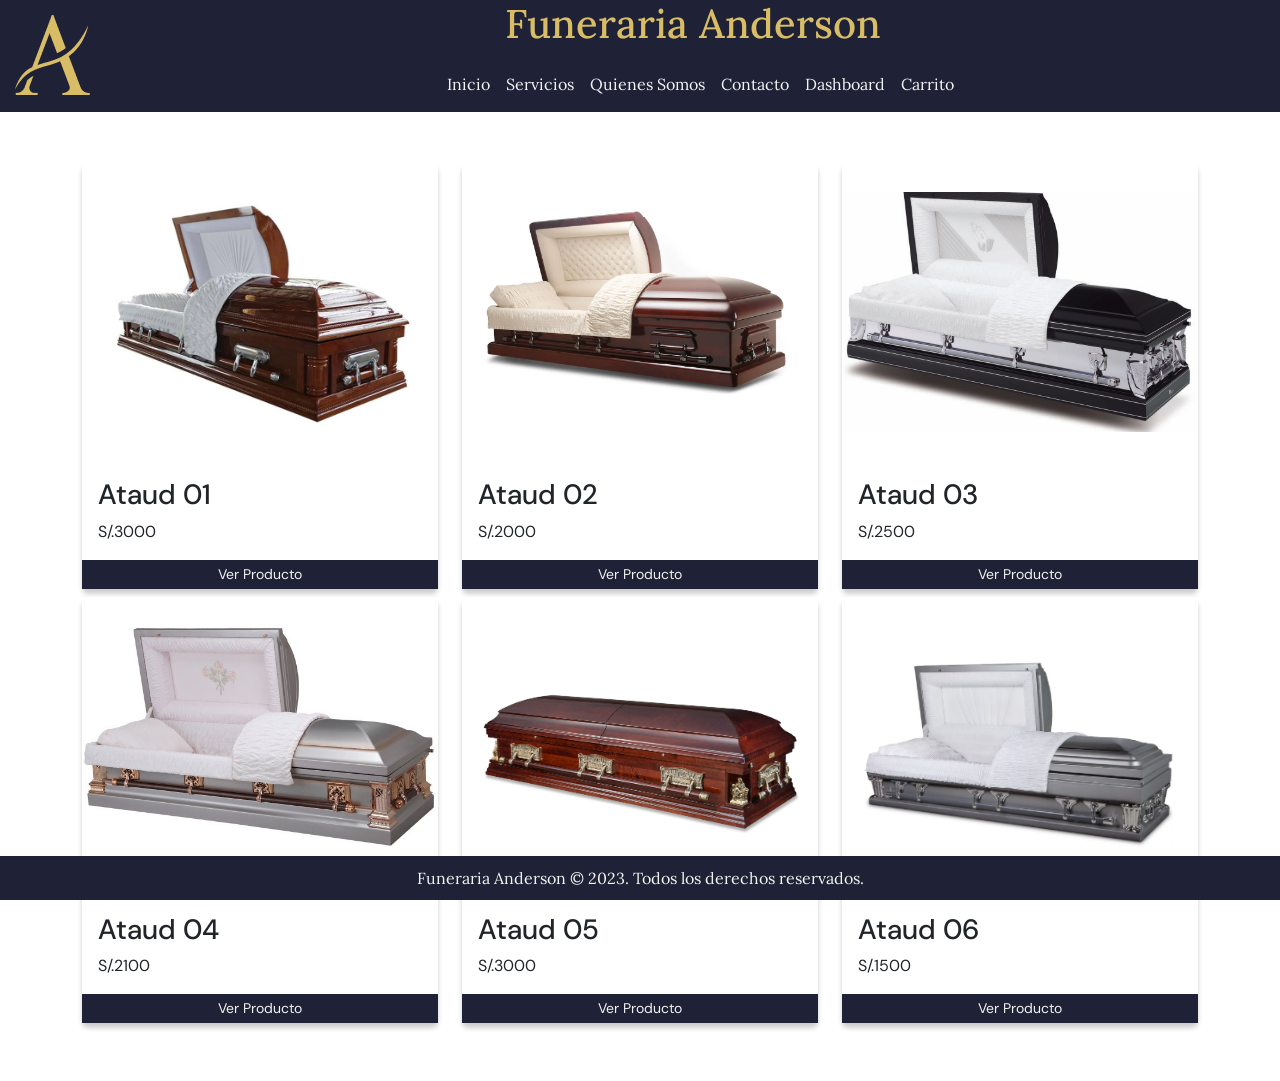
<file: index.html>
<!DOCTYPE html>
<html lang="es">
<head>
    <meta charset="UTF-8">
    <meta name="viewport" content="width=device-width, initial-scale=1.0">
    <link rel="stylesheet" href="/css/styles.css">
    <link href="https://cdn.jsdelivr.net/npm/bootstrap@5.3.0/dist/css/bootstrap.min.css" rel="stylesheet" integrity="sha384-9ndCyUaIbzAi2FUVXJi0CjmCapSmO7SnpJef0486qhLnuZ2cdeRhO02iuK6FUUVM" crossorigin="anonymous">
    <title>Funeraria Anderson</title>
</head>
<body>
    <header>
        <img src="/img/Logo.png">
        <h1 class="text-center">Funeraria Anderson</h1>
          <nav class="navbar navbar-expand-md">
            <div class="container-fluid">
              <button type="button" class="navbar-toggler custom-toggler" data-bs-toggle="collapse" data-bs-target="#BarraNavegacion">
                <span class="navbar-toggler-icon"></span>
              </button>
              <div id="BarraNavegacion" class="collapse navbar-collapse justify-content-center text-center">
                <ul class="navbar-nav ms-3">
                  <li class="nav-item"><a class="nav-link" href="/index.html">Inicio</a></li>
                  <li class="nav-item"><a class="nav-link" href="/html/services.html">Servicios</a></li>
                  <li class="nav-item"><a class="nav-link" href="/html/about-us.html">Quienes Somos</a></li>
                  <li class="nav-item"><a class="nav-link" href="/html/contact.html">Contacto</a></li>
                  <li class="nav-item"><a class="nav-link" href="/html/dasboard.html">Dashboard</a></li>
                  <li class="nav-item"><a class="nav-link" href="/html/car.html">Carrito</a></li>
                </ul>
              </div>
            </div>
          </nav>
      </header>      
    <main>
        <div id="main-container" class="container">
          <div id="contenedor-productos" class="row row-cols-1 row-cols-sm-2 row-cols-md-3">
            <!-- Aca se llenan lo productos -->
          </div>
        </div>
    </main>

    <footer>Funeraria Anderson &copy; 2023. Todos los derechos reservados.</footer>
    <script src="https://cdn.jsdelivr.net/npm/bootstrap@5.3.0/dist/js/bootstrap.bundle.min.js" integrity="sha384-geWF76RCwLtnZ8qwWowPQNguL3RmwHVBC9FhGdlKrxdiJJigb/j/68SIy3Te4Bkz" crossorigin="anonymous"></script>
    <script src="/js/main.js"></script>
</body>
</html>
</file>
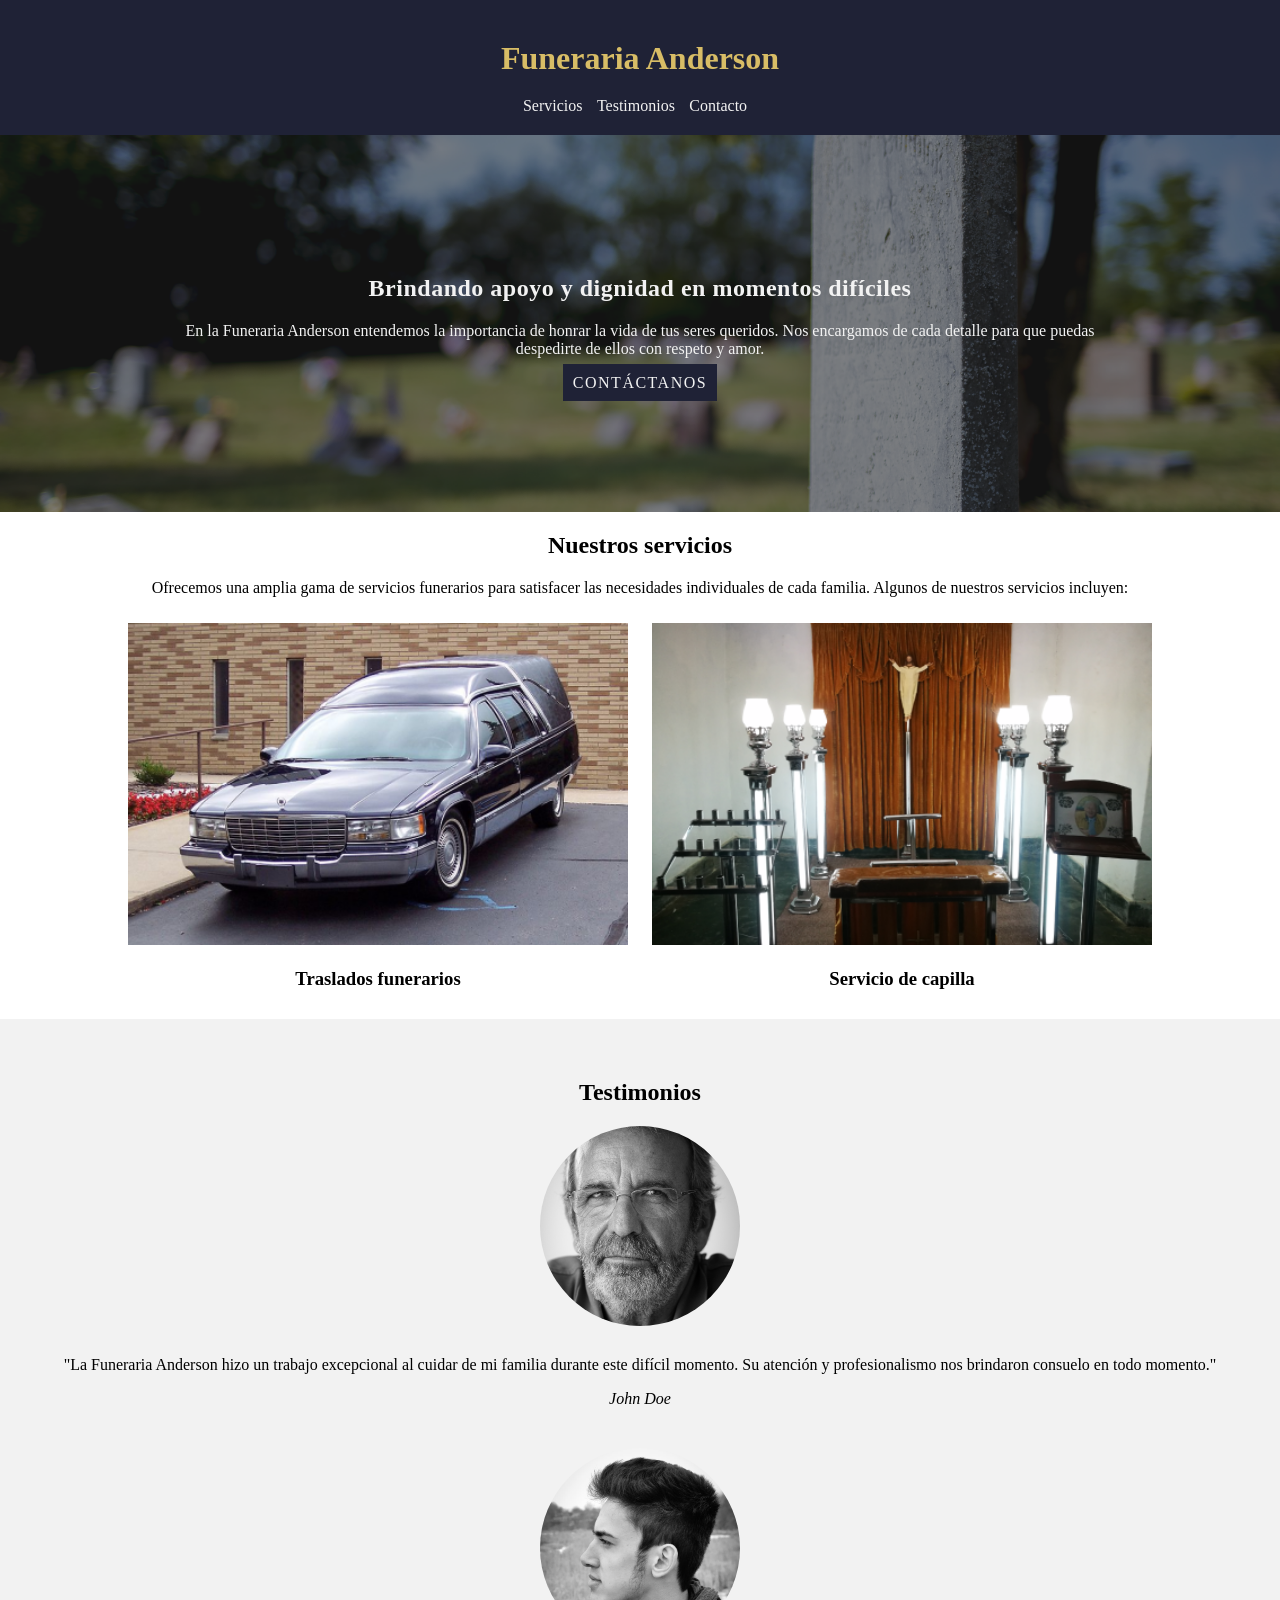
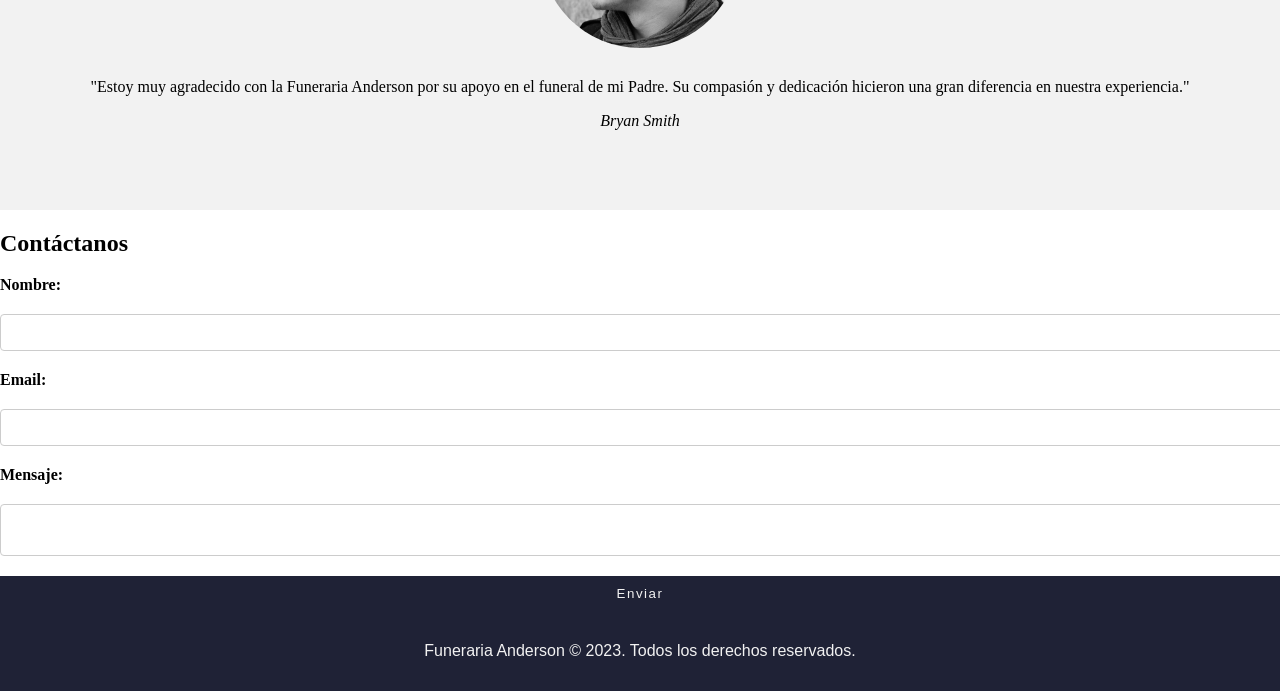
<file: landing.html>
<!DOCTYPE html>
<html lang="es">
<head>
  <meta charset="UTF-8">
  <meta name="viewport" content="width=device-width, initial-scale=1.0">
  <title>Funeraria Anderson - Tu apoyo en momentos difíciles</title>
  <link rel="stylesheet" href="/css/styles_lp.css">
</head>
<body>
  <header>
    <h1>Funeraria Anderson</h1>
    <nav>
      <ul>
        <li><a href="#servicios">Servicios</a></li>
        <li><a href="#testimonios">Testimonios</a></li>
        <li><a href="#contacto">Contacto</a></li>
      </ul>
    </nav>
  </header>

  <section id="hero">
    <div class="container">
      <h2>Brindando apoyo y dignidad en momentos difíciles</h2>
      <p>En la Funeraria Anderson entendemos la importancia de honrar la vida de tus seres queridos. Nos encargamos de cada detalle para que puedas despedirte de ellos con respeto y amor.</p>
      <a href="#contacto" class="btn">CONTÁCTANOS</a>
    </div>
  </section>

  <section id="servicios">
    <div class="container-servicios">
      <h2>Nuestros servicios</h2>
      <p>Ofrecemos una amplia gama de servicios funerarios para satisfacer las necesidades individuales de cada familia. Algunos de nuestros servicios incluyen:</p>
      <div class="service-container">
        <div class="service-container">
            <div class="service-item">
              <img src="/img/servicio2.png" alt="">
              <h3>Traslados funerarios</h3>
            </div>
            <div class="service-item">
              <img src="/img/servicio1.png" alt="">
              <h3>Servicio de capilla</h3>
            </div>
          </div>
      </div>
    </div>
  </section>

  <section id="testimonios">
    <div class="container-testimonios">
        <h2>Testimonios</h2>
        <div class="testimonial">
          <img src="/img/testimonio1.png" alt="Testimonio 1">
          <div class="testimonial-content">
            <p>"La Funeraria Anderson hizo un trabajo excepcional al cuidar de mi familia durante este difícil momento. Su atención y profesionalismo nos brindaron consuelo en todo momento."</p>
            <cite>John Doe</cite>
          </div>
        </div>
        <div class="testimonial">
          <img src="/img/testimonio2.png" alt="Testimonio 2">
          <div class="testimonial-content">
            <p>"Estoy muy agradecido con la Funeraria Anderson por su apoyo en el funeral de mi Padre. Su compasión y dedicación hicieron una gran diferencia en nuestra experiencia."</p>
            <cite>Bryan Smith</cite>
          </div>
        </div>
      </div>
  </section>

  <section id="contacto">
    <div class="container-contacto">
      <h2>Contáctanos</h2>
      <form>
        <label for="nombre">Nombre:</label>
        <input type="text" id="nombre" name="nombre" required>
        <label for="email">Email:</label>
        <input type="email" id="email" name="email" required>
        <label for="mensaje">Mensaje:</label>
        <textarea id="mensaje" name="mensaje" required></textarea>
        <button onclick="location.href='/index.html'" class="btn">Enviar</button>
      </form>
    </div>
  </section>

  <footer>
    <div class="container-footer">
      <p>Funeraria Anderson &copy; 2023. Todos los derechos reservados.</p>
    </div>
  </footer>
</body>
</html>
</file>
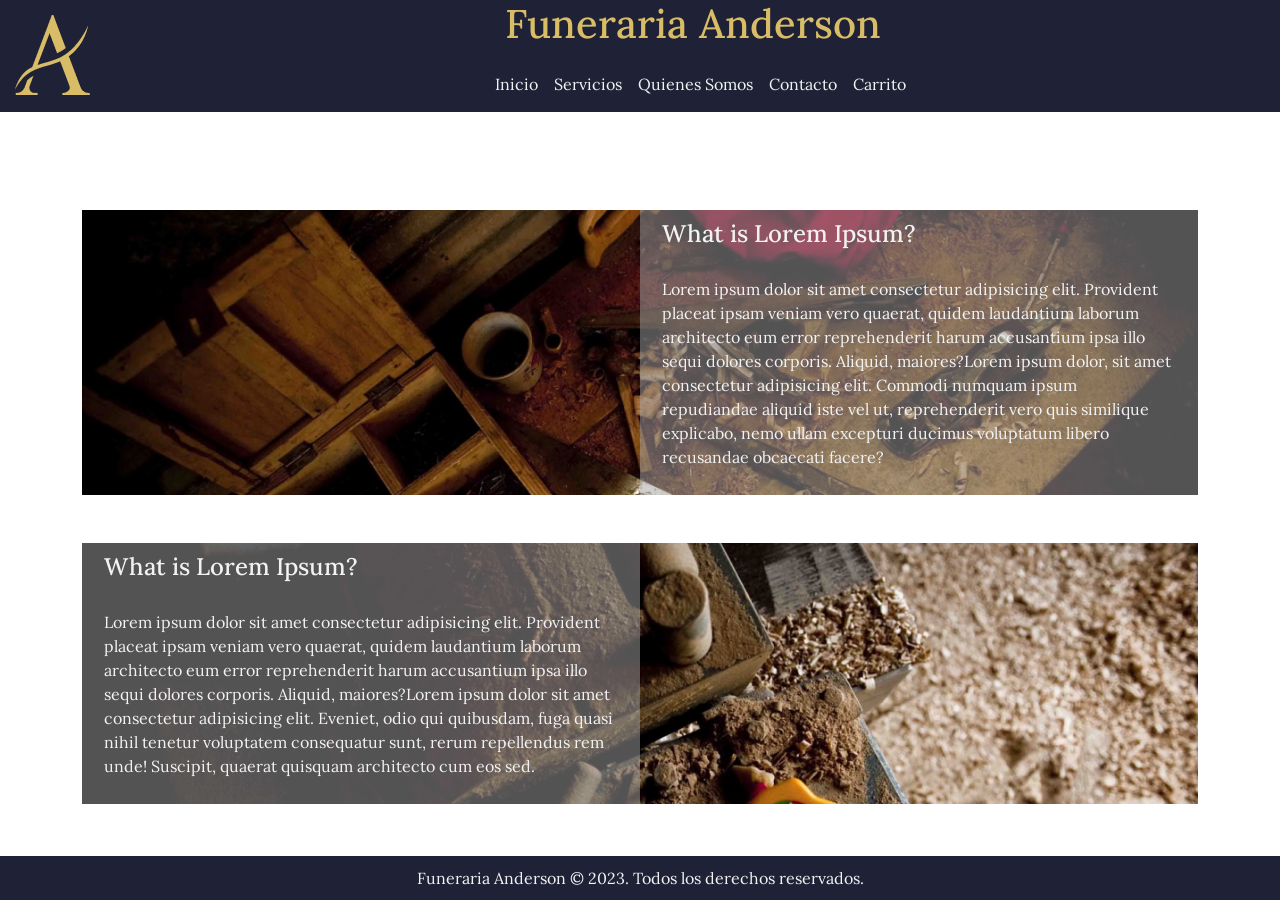
<file: html/about-us.html>
<!DOCTYPE html>
<html lang="en">
<head>
    <meta charset="UTF-8">
    <meta name="viewport" content="width=device-width, initial-scale=1.0">
    <title>Quienes somos</title>
    <link rel="stylesheet" href="/css/styles.css">
    <link href="https://cdn.jsdelivr.net/npm/bootstrap@5.3.0/dist/css/bootstrap.min.css" rel="stylesheet" integrity="sha384-9ndCyUaIbzAi2FUVXJi0CjmCapSmO7SnpJef0486qhLnuZ2cdeRhO02iuK6FUUVM" crossorigin="anonymous">
</head>
<body>
    <header>
        <img src="/img/Logo.png">
        <h1 class="text-center">Funeraria Anderson</h1>
          <nav class="navbar navbar-expand-md">
            <div class="container-fluid">
              <button type="button" class="navbar-toggler" data-bs-toggle="collapse" data-bs-target="#BarraNavegacion">
                <span class="navbar-toggler-icon"></span>
              </button>
              <div id="BarraNavegacion" class="collapse navbar-collapse justify-content-center text-center">
                <ul class="navbar-nav ms-3">
                  <li class="nav-item"><a class="nav-link" href="/index.html">Inicio</a></li>
                  <li class="nav-item"><a class="nav-link" href="/html/services.html">Servicios</a></li>
                  <li class="nav-item"><a class="nav-link" href="/html/about-us.html">Quienes Somos</a></li>
                  <li class="nav-item"><a class="nav-link" href="/html/contact.html">Contacto</a></li>
                  <li class="nav-item"><a class="nav-link" href="#">Carrito</a></li>
                </ul>
              </div>
            </div>
          </nav>
      </header>

      <main>
        <br>
        <br>
        <div class="container container-fluid">
          <div id="infoc" class="row row-cols-1 row-cols-md-2 justify-content-end">
            <div  class="col-md-6">
              <h4>What is Lorem Ipsum?</h4>
              <p>Lorem ipsum dolor sit amet consectetur adipisicing elit. Provident placeat ipsam veniam vero quaerat, quidem laudantium laborum architecto eum error reprehenderit harum accusantium ipsa illo sequi dolores corporis. Aliquid, maiores?Lorem ipsum dolor, sit amet consectetur adipisicing elit. Commodi numquam ipsum repudiandae aliquid iste vel ut, reprehenderit vero quis similique explicabo, nemo ullam excepturi ducimus voluptatum libero recusandae obcaecati facere?</p>
            </div>
          </div>
        </div>
        <br>
        <br>
        <div class="container container-fluid">
            <div id="infod" class="row row-cols-1 row-cols-md-2 justify-content-start">
              <div class="col-md-6">
                <h4>What is Lorem Ipsum?</h4>
                <p>Lorem ipsum dolor sit amet consectetur adipisicing elit. Provident placeat ipsam veniam vero quaerat, quidem laudantium laborum architecto eum error reprehenderit harum accusantium ipsa illo sequi dolores corporis. Aliquid, maiores?Lorem ipsum dolor sit amet consectetur adipisicing elit. Eveniet, odio qui quibusdam, fuga quasi nihil tenetur voluptatem consequatur sunt, rerum repellendus rem unde! Suscipit, quaerat quisquam architecto cum eos sed.</p>
              </div>
            </div>
          </div>
      </main>
      <footer>Funeraria Anderson &copy; 2023. Todos los derechos reservados.</footer>
      <script src="https://cdn.jsdelivr.net/npm/bootstrap@5.3.0/dist/js/bootstrap.bundle.min.js" integrity="sha384-geWF76RCwLtnZ8qwWowPQNguL3RmwHVBC9FhGdlKrxdiJJigb/j/68SIy3Te4Bkz" crossorigin="anonymous"></script>
</body>
</html>
</file>
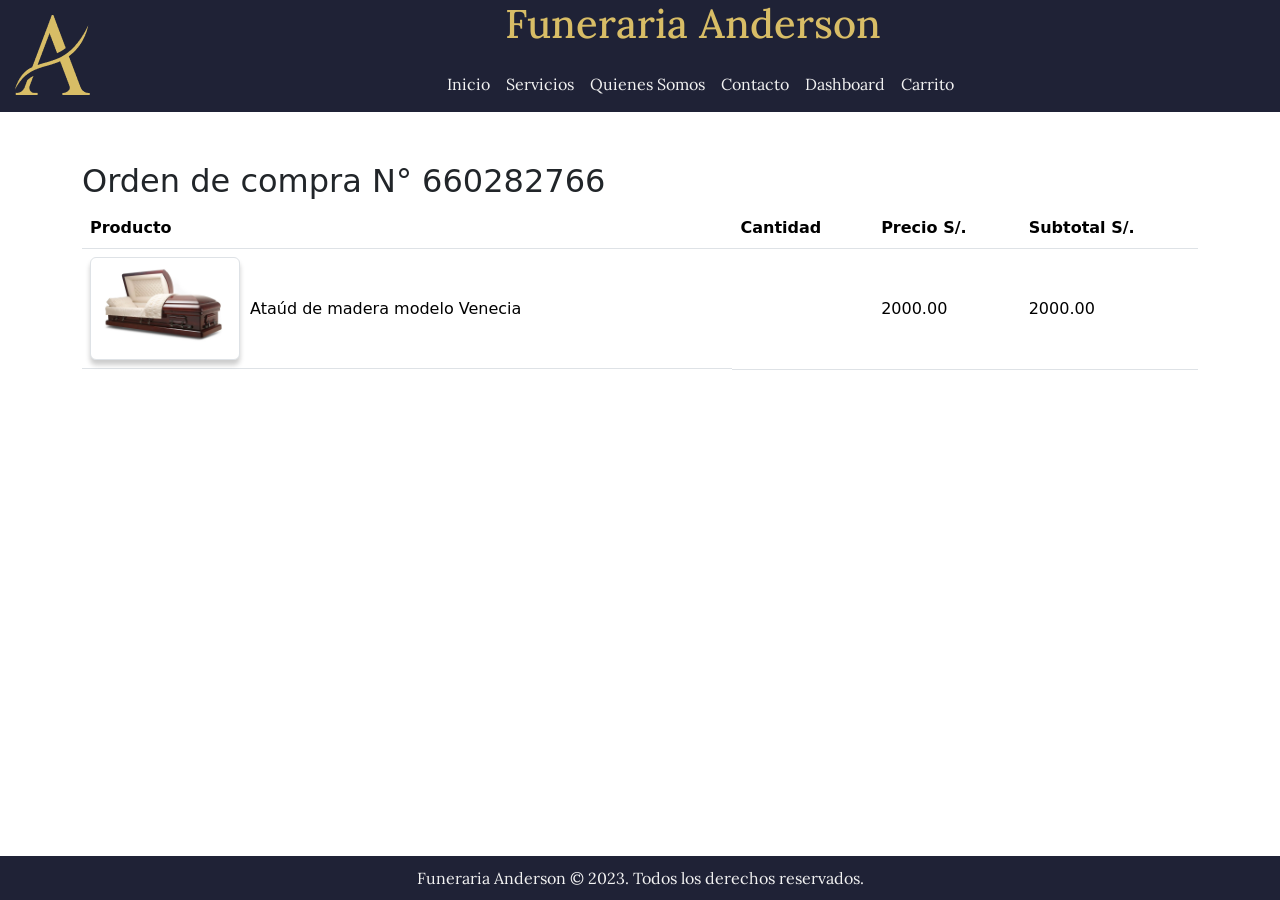
<file: html/car.html>
<!DOCTYPE html>
<html lang="en">
<head>
    <meta charset="UTF-8">
    <meta name="viewport" content="width=device-width, initial-scale=1.0">
    <title>Carrito</title>
    <link rel="stylesheet" href="/css/styles.css">
    <link href="https://cdn.jsdelivr.net/npm/bootstrap@5.3.0/dist/css/bootstrap.min.css" rel="stylesheet" integrity="sha384-9ndCyUaIbzAi2FUVXJi0CjmCapSmO7SnpJef0486qhLnuZ2cdeRhO02iuK6FUUVM" crossorigin="anonymous">
</head>
<body>
    <header>
        <img src="/img/Logo.png">
        <h1 class="text-center">Funeraria Anderson</h1>
          <nav class="navbar navbar-expand-md">
            <div class="container-fluid">
              <button type="button" class="navbar-toggler" data-bs-toggle="collapse" data-bs-target="#BarraNavegacion">
                <span class="navbar-toggler-icon"></span>
              </button>
              <div id="BarraNavegacion" class="collapse navbar-collapse justify-content-center text-center">
                <ul class="navbar-nav ms-3">
                  <li class="nav-item"><a class="nav-link" href="/index.html">Inicio</a></li>
                  <li class="nav-item"><a class="nav-link" href="/html/services.html">Servicios</a></li>
                  <li class="nav-item"><a class="nav-link" href="/html/about-us.html">Quienes Somos</a></li>
                  <li class="nav-item"><a class="nav-link" href="/html/contact.html">Contacto</a></li>
                  <li class="nav-item"><a class="nav-link" href="/html/dasboard.html">Dashboard</a></li>
                  <li class="nav-item"><a class="nav-link" href="#">Carrito</a></li>
                </ul>
              </div>
            </div>
          </nav>
    </header> 
    <main>
        <div class="container">
          <div>
            <h2>Orden de compra N° 660282766</h2>
          </div>
          <table class="table">
            <thead>
              <tr>
                <th class="text-left">Producto</th>
                <th>Cantidad</th>
                <th>Precio S/.</th>
                <th>Subtotal S/.</th>
              </tr>
            </thead>
            <tbody>
              <tr class="table">
              <tr>
                <td class="table-image">
                  <div class="d-flex align-items-center">
                    <img class="img-fluid img-thumbnail" src="/img/producto2.jpg" alt="">
                    <span class="ml-2">Ataúd de madera modelo Venecia</span>
                  </div>
                </td>
                <td colspan="1" class="table-hover"></td>
                <td class="align-middle">2000.00</td>
                <td class="align-middle">2000.00</td>
              </tr>
            </tbody>
          </table>
        </div>
    </main>
    <footer>Funeraria Anderson &copy; 2023. Todos los derechos reservados.</footer>
    <script src="https://cdn.jsdelivr.net/npm/bootstrap@5.3.0/dist/js/bootstrap.bundle.min.js" integrity="sha384-geWF76RCwLtnZ8qwWowPQNguL3RmwHVBC9FhGdlKrxdiJJigb/j/68SIy3Te4Bkz" crossorigin="anonymous"></script>
</body>
</html>
</file>
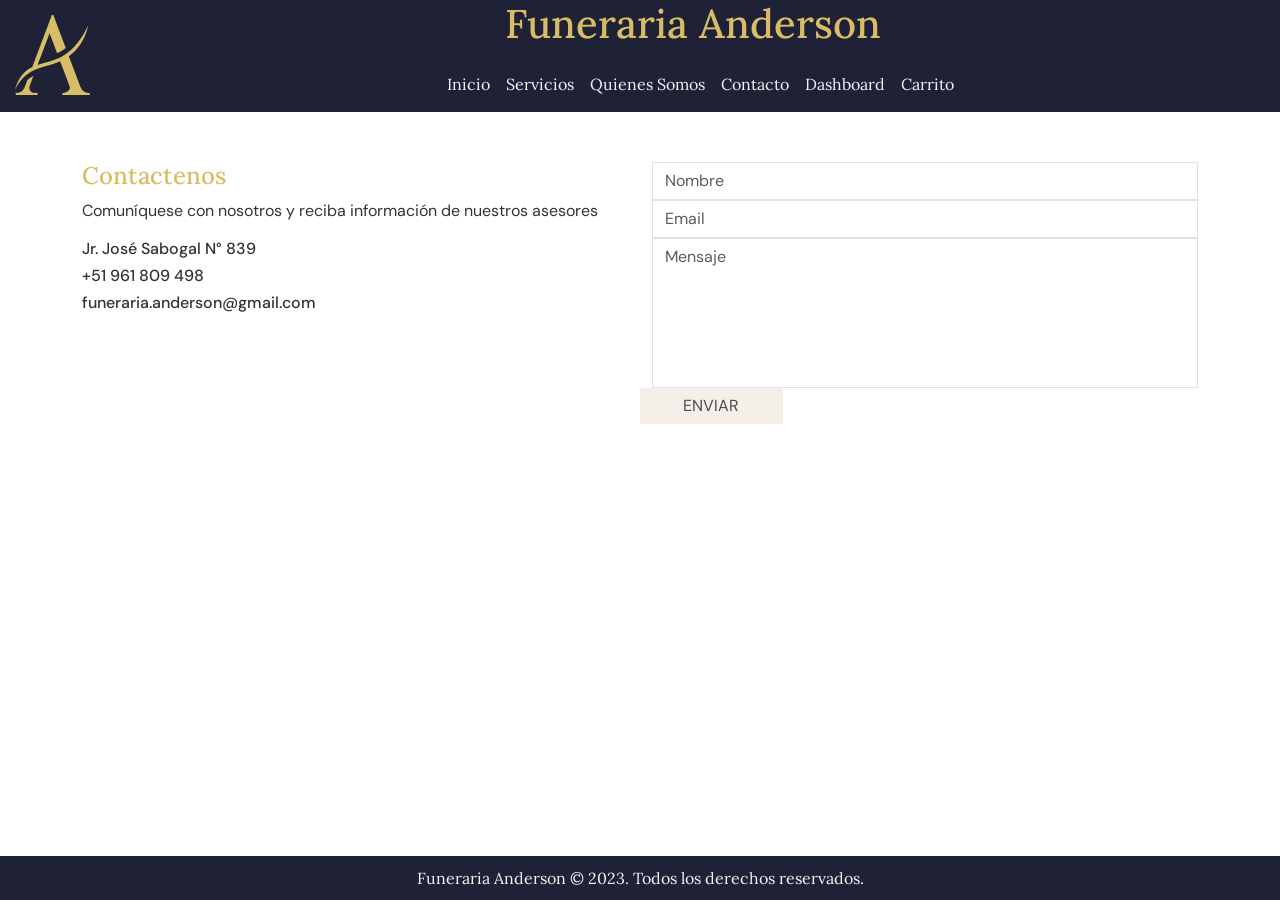
<file: html/contact.html>
<!DOCTYPE html>
<html lang="en">
<head>
    <meta charset="UTF-8">
    <meta name="viewport" content="width=device-width, initial-scale=1.0">
    <title>Document</title>
    <link href="https://cdn.jsdelivr.net/npm/bootstrap@5.3.0/dist/css/bootstrap.min.css" rel="stylesheet" integrity="sha384-9ndCyUaIbzAi2FUVXJi0CjmCapSmO7SnpJef0486qhLnuZ2cdeRhO02iuK6FUUVM" crossorigin="anonymous">
    <link rel="stylesheet" href="/css/styles.css">
</head>
<body>
    <header>
        <img src="/img/Logo.png">
        <h1 class="text-center">Funeraria Anderson</h1>
        <nav class="navbar navbar-expand-md">
            <div class="container-fluid">
                <button type="button" class="navbar-toggler" data-bs-toggle="collapse" data-bs-target="#BarraNavegacion">
                <span class="navbar-toggler-icon"></span>
                </button>
                <div id="BarraNavegacion" class="collapse navbar-collapse justify-content-center text-center">
                    <ul class="navbar-nav ms-3">
                        <li class="nav-item"><a class="nav-link" href="/index.html">Inicio</a></li>
                        <li class="nav-item"><a class="nav-link" href="/html/services.html">Servicios</a></li>
                        <li class="nav-item"><a class="nav-link" href="/html/about-us.html">Quienes Somos</a></li>
                        <li class="nav-item"><a class="nav-link" href="/html/contact.html">Contacto</a></li>
                        <li class="nav-item"><a class="nav-link" href="/html/dasboard.html">Dashboard</a></li>
                        <li class="nav-item"><a class="nav-link" href="#">Carrito</a></li>
                    </ul>
                </div>
            </div>
        </nav>
    </header> 
    <main>
        <div id="contact" class="container justify-content-center align-items-center">
            <div class="row justify-content-center">
                <div id="text" class="col-md-6">
                    <h4>Contactenos</h4>
                    <p>Comuníquese con nosotros y reciba información de nuestros asesores</p>
                    <h6>Jr. José Sabogal N° 839 </h6>
                    <h6>+51 961 809 498</h6>
                    <h6>funeraria.anderson@gmail.com</h6>
                </div>
                
                <div class="col-md-6">
                    <form class="row justify-content-start">
                        <div id="inputs" class="form-grup">
                            <input type="text" class="form-control rounded-0" placeholder="Nombre">
                        </div>
                        <div id="inputs" class="form-grup">
                            <input type="text" class="form-control rounded-0" placeholder="Email">
                        </div>
                        <div id="inputs" class="form-grup" >
                            <textarea type="text" class="form-control rounded-0" placeholder="Mensaje" maxlength="200"></textarea>
                        </div>
                        <button class="btn col-md-3 col-sm-3">ENVIAR</button>
                    </form>
                </div>

            </div>
        </div>
        
    </main>
    <footer>Funeraria Anderson &copy; 2023. Todos los derechos reservados.</footer>
    <script src="https://cdn.jsdelivr.net/npm/bootstrap@5.3.0/dist/js/bootstrap.bundle.min.js" integrity="sha384-geWF76RCwLtnZ8qwWowPQNguL3RmwHVBC9FhGdlKrxdiJJigb/j/68SIy3Te4Bkz" crossorigin="anonymous"></script>     
</body>
</html>
</file>
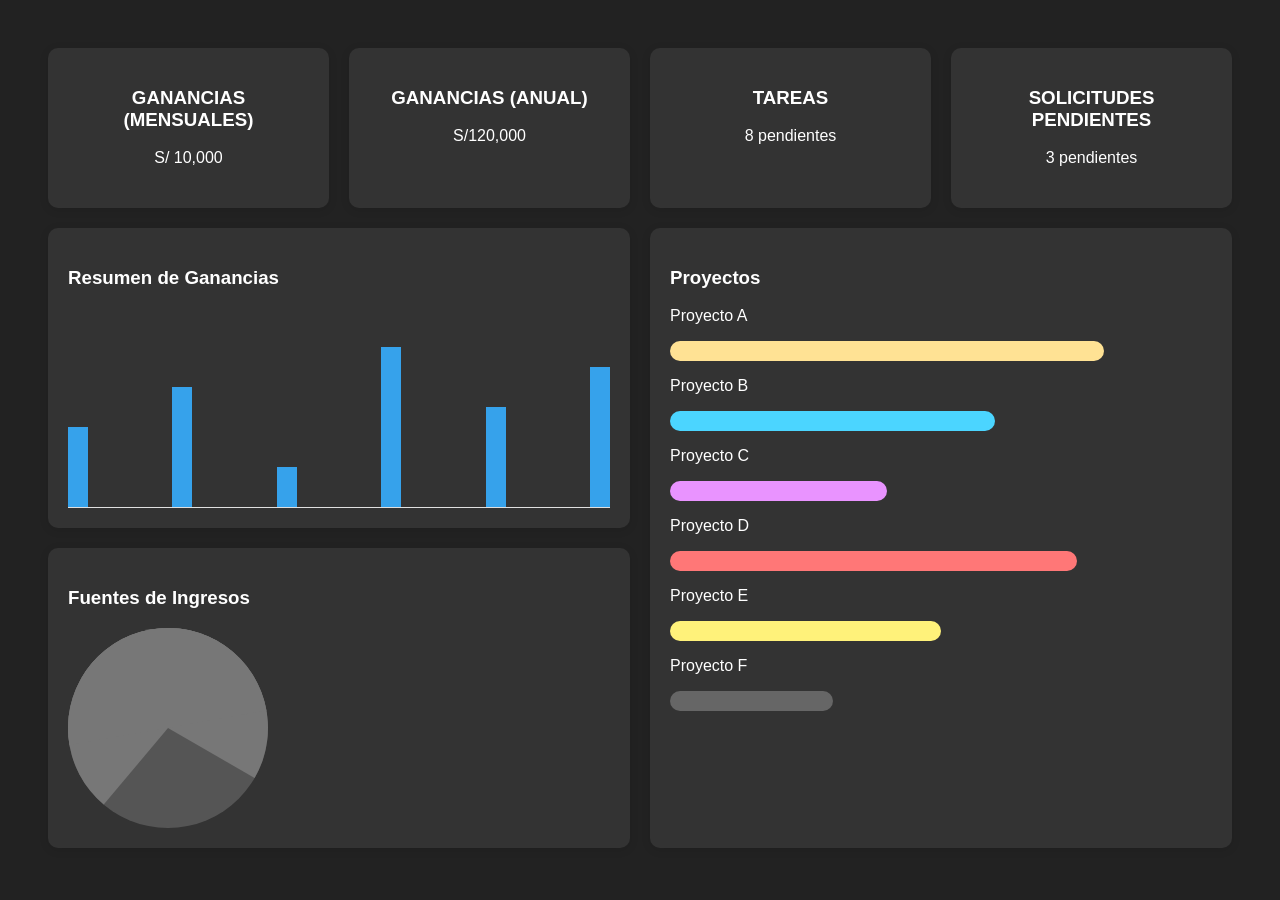
<file: html/dasboard.html>
<!DOCTYPE html>
<html>
<head>
  <link rel="stylesheet" type="text/css" href="/css/styles-dshb.css">
</head>
<body class="dark-mode">
  <div class="dashboard">
    <div class="box">
      <h3>GANANCIAS (MENSUALES)</h3>
      <p>S/ 10,000</p>
    </div>
    <div class="box">
      <h3>GANANCIAS (ANUAL)</h3>
      <p>S/120,000</p>
    </div>
    <div class="box">
      <h3>TAREAS</h3>
      <p>8 pendientes</p>
    </div>
    <div class="box">
      <h3>SOLICITUDES PENDIENTES</h3>
      <p>3 pendientes</p>
    </div>
    <div class="chart-container">
      <div class="chart chart-75">
        <h3>Resumen de Ganancias</h3>
        <div class="line-chart">
          <div class="line"></div>
          <div class="line"></div>
          <div class="line"></div>
          <div class="line"></div>
          <div class="line"></div>
          <div class="line"></div>
        </div>
      </div>
      <div class="chart chart-50">
        <h3>Fuentes de Ingresos</h3>
        <div class="donut-chart">
          <div class="slice"></div>
          <div class="slice"></div>
          <div class="slice"></div>
        </div>
      </div>
    </div>
    <div class="progress-box">
      <h3>Proyectos</h3>
      <div class="progress">
        <p>Proyecto A</p>
        <div class="progress-bar" style="width: 80%"></div>
      </div>
      <div class="progress">
        <p>Proyecto B</p>
        <div class="progress-bar" style="width: 60%"></div>
      </div>
      <div class="progress">
        <p>Proyecto C</p>
        <div class="progress-bar" style="width: 40%"></div>
      </div>
      <div class="progress">
        <p>Proyecto D</p>
        <div class="progress-bar" style="width: 75%"></div>
      </div>
      <div class="progress">
        <p>Proyecto E</p>
        <div class="progress-bar" style="width: 50%"></div>
      </div>
      <div class="progress">
        <p>Proyecto F</p>
        <div class="progress-bar" style="width: 30%"></div>
      </div>
    </div>
  </div>
</body>
</html>
</file>
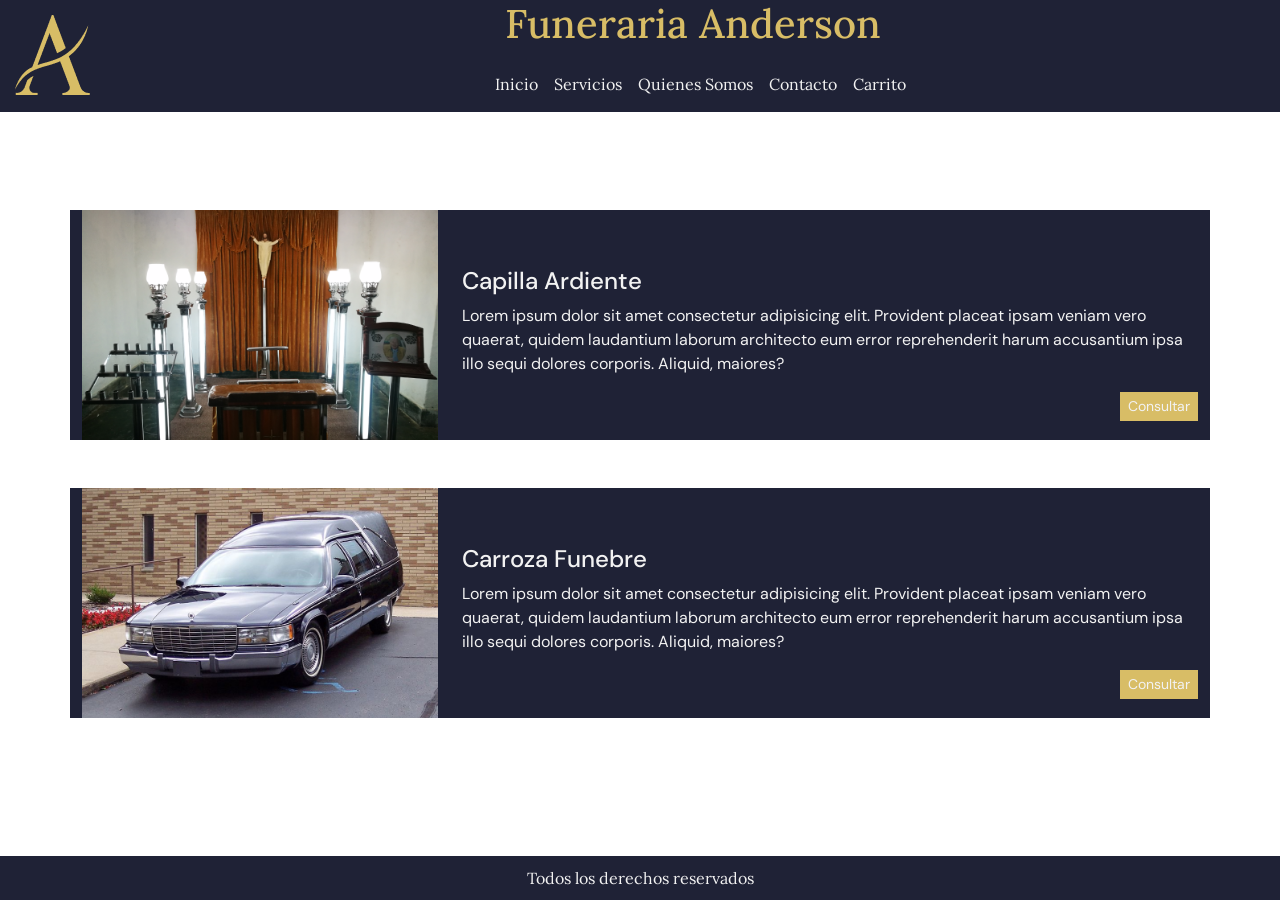
<file: html/services.html>
<!DOCTYPE html>
<html lang="en">
<head>
    <meta charset="UTF-8">
    <meta name="viewport" content="width=device-width, initial-scale=1.0">
    <title>Servicios</title>
    <link rel="stylesheet" href="/css/styles.css">
    <link href="https://cdn.jsdelivr.net/npm/bootstrap@5.3.0/dist/css/bootstrap.min.css" rel="stylesheet" integrity="sha384-9ndCyUaIbzAi2FUVXJi0CjmCapSmO7SnpJef0486qhLnuZ2cdeRhO02iuK6FUUVM" crossorigin="anonymous">
</head>
<body>
    <header>
        <img src="/img/Logo.png">
        <h1 class="text-center">Funeraria Anderson</h1>
          <nav class="navbar navbar-expand-md">
            <div class="container-fluid">
              <button type="button" class="navbar-toggler" data-bs-toggle="collapse" data-bs-target="#BarraNavegacion">
                <span class="navbar-toggler-icon"></span>
              </button>
              <div id="BarraNavegacion" class="collapse navbar-collapse justify-content-center text-center">
                <ul class="navbar-nav ms-3">
                  <li class="nav-item"><a class="nav-link" href="/index.html">Inicio</a></li>
                  <li class="nav-item"><a class="nav-link" href="/html/services.html">Servicios</a></li>
                  <li class="nav-item"><a class="nav-link" href="/html/about-us.html">Quienes Somos</a></li>
                  <li class="nav-item"><a class="nav-link" href="/html/contact.html">Contacto</a></li>
                  <li class="nav-item"><a class="nav-link" href="#">Carrito</a></li>
                </ul>
              </div>
            </div>
          </nav>
      </header>

      <main>
        <br>
        <br>
        <div class="container container-fluid">
          <div id="service" class="row row-cols-1 row-cols-md-2">
            <div  class="col-md-4">
              <img src="/img/servicio1.png" class="img-fluid">
            </div>
            <div id="service-info" class="col-md-8 align-items-center position-relative">
              <h4>Capilla Ardiente</h4>
              <p>Lorem ipsum dolor sit amet consectetur adipisicing elit. Provident placeat ipsam veniam vero quaerat, quidem laudantium laborum architecto eum error reprehenderit harum accusantium ipsa illo sequi dolores corporis. Aliquid, maiores?</p>
              <div class="d-flex justify-content-end" >
                <button class="btn btn-sm" onclick="window.location.href='/html/contact.html'">Consultar</button>
              </div>
            </div>
          </div>
        </div>
        <br>
        <br>
        <div class="container container-fluid">
          <div id="service" class="row row-cols-1 row-cols-md-2">
            <div  class="col-md-4">
              <img src="/img/servicio2.png" class="img-fluid">
            </div>
            <div id="service-info" class="col-md-8 align-items-center position-relative">
              <h4>Carroza Funebre</h4>
              <p>Lorem ipsum dolor sit amet consectetur adipisicing elit. Provident placeat ipsam veniam vero quaerat, quidem laudantium laborum architecto eum error reprehenderit harum accusantium ipsa illo sequi dolores corporis. Aliquid, maiores?</p>
              <div class="d-flex justify-content-end" >
                <button  class="btn btn-sm" onclick="window.location.href='/html/contact.html'">Consultar</button>
              </div>
            </div>
          </div>
        </div>
      </main>
      <footer>Todos los derechos reservados</footer>
      <script src="https://cdn.jsdelivr.net/npm/bootstrap@5.3.0/dist/js/bootstrap.bundle.min.js" integrity="sha384-geWF76RCwLtnZ8qwWowPQNguL3RmwHVBC9FhGdlKrxdiJJigb/j/68SIy3Te4Bkz" crossorigin="anonymous"></script>
</body>
</html>
</file>
<file: css/styles.css>
@import url('https://fonts.googleapis.com/css2?family=DM+Sans&family=Lora&display=swap');

header{
    background-color: #1F2236;
    color: #D8BD66;
    font-family: 'Lora', serif;
}
header img{
    float: left;
    padding: 15px 15px;
}
.navbar {
    background-color: #1F2236;
}

.navbar-nav .nav-link {
    color: #F2F2F2;
}

.navbar-nav .nav-link:hover {
    color: #D8BD66;
}

.navbar-nav .nav-link:focus,
.navbar-nav .nav-link:active {
    color: #D8BD66;
    background-color: transparent;
    outline: none;
    box-shadow: none;
}

/* /////////////////////////////////////// */
.card{
    box-shadow: 0 5px 5px rgba(0, 0, 0, 0.20);
    margin-bottom: 0.5rem;
}

.card img{
    padding: 30px 0;
    width: 100%;
    height: 300px;
    /* adapta la imagen */
    object-fit: cover;
    
}
main{
    margin-bottom: 3.125rem;
    margin-top: 3.125rem;
}

#main-container{
    font-family: 'DM Sans', sans-serif;
    
}

#main-container .card{
    border: none;
}
#main-container button{
    background-color: #1F2236;
    color: #F2F2F2;
    border-style: none;
    border-radius: 0%;

}
#main-container button:hover{
    background-color: #D8BD66;
}


footer{
    font-family: 'Lora', serif;
    background-color: #1F2236;
    color: #F2F2F2;
    padding: 10px;
    text-align: center;
    width: 100%;
    position: fixed;
    bottom: 0;
}

#service{
    font-family: 'DM Sans', sans-serif;
    background-color: #1F2236;
    color: #F2F2F2;
}
#service button{
    font-family: 'DM Sans', sans-serif;
    border-style: none;
    border-radius: 0%;
    background-color: #D8BD66;
    color: #F2F2F2;
}
#service button:hover{
    background-color: #F2F2F2;
    color: black;
}

#infoc{
    background-image: url(/img/aboutus1.png);
    background-repeat: no-repeat;
    background-size: cover;
    color: #F2F2F2;
    margin: auto;

}
#infod{
    background-image: url(/img/aboutus2.png);
    background-repeat: no-repeat;
    background-size: cover;
    color: #F2F2F2;
    margin: auto;
}

#infoc div{
    font-family: 'Lora', serif;
    background-color: rgba(166, 166, 166, 0.5);
    mix-blend-mode: hardlight;
    
}

#infod div{
    font-family: 'Lora', serif;
    background-color: rgba(166, 166, 166, 0.5);
    mix-blend-mode: hardlight;
}

#infoc h4{
    padding: 10px;
}
#infod h4{
    padding: 10px;
}

#infoc p{
    padding: 10px;
}
#infod p{
    padding: 10px;
}

.info-us{
    border-style: ridge;
}

#service-info{
    margin-top: 5%;
}

#service-info h4{
    padding-bottom: 0%;
}

#service-info p{
    padding-top: 0%;
}

#contact{
    font-family: 'DM Sans', sans-serif;
    color: #353332;
    margin-top: 50px;
    
}


#contact button{
    background-color: #F4F0E9;
    color: #4C4C4C;
    border-style: none;
    border-radius: 0%;
}

#contact button:hover{
    background-color:#1A1F26 ;
    color: #F2F2F2;

}

#contact h4 {
    font-family: 'Lora', serif;
    font-size: 24px;
    color: #D8BD66;
}

#inputs textarea{
    height: 150px;
    resize: none;
    color: #A6A8A6;
}
.producto-relacionado img{
    padding: 30px 0;
    width: 100%;
    height: 300px;
    /* adapta la imagen */
    object-fit: cover;
}


/* //////////////////////////////////// */

.table-image {
    display: flex;
    align-items: center;
}

.table-image img {
    max-width: 150px;
    height: auto;
    margin-right: 10px;
    box-shadow: 0 5px 5px rgba(0, 0, 0, 0.20);
}

#view-container{
    margin-top: 1rem;
}

#view-container button{
    background-color: #1F2236;
    color: #F2F2F2;
    border-style: none;
    border-radius: 0%;
}

#view-container button:hover{
    background-color: #D8BD66;
}

#related-products{
    margin-bottom: 20px; /* Margen inferior */
    margin-right: 0rem;  
    border: none;
}

#related-products button{
    background-color: #1F2236;
    color: #F2F2F2;
    border-style: none;
    border-radius: 0%;
}

#related-products button:hover{
    background-color: #D8BD66;
}
/* Personalizar el toggler de bootstrap */
.custom-toggler .navbar-toggler-icon {
    background-image: url("data:image/svg+xml;charset=utf8,%3Csvg viewBox='0 0 32 32' xmlns='http://www.w3.org/2000/svg'%3E%3Cpath stroke='rgba(216,189,102, 0.5)' stroke-width='2' stroke-linecap='round' stroke-miterlimit='10' d='M4 8h24M4 16h24M4 24h24'/%3E%3C/svg%3E");
  }
  
  .custom-toggler.navbar-toggler {
    border-color: rgb(216, 189, 102);
  }
  
  .custom-toggler.navbar-toggler:active {
    outline: none;
  }
/* ///////////////////////////////////// */

.otros-productos{
    margin-bottom: 50px
}
</file>
<file: css/styles_lp.css>
/* Estilos generales */
body {
    font-family: Arial, sans-serif;
    margin: 0;
    padding: 0;
  }
  .servicios{
    background-color: #F2F2F2;
    text-align: center;
  }
  .container{
    max-width: 960px;
    margin: 0 auto;
    padding: 20px;
    color: #F2F2F2;;
  }
  .container-servicios{
    text-align: center
    ;
  }
  .container-servicios {
    font-family: 'Lora', serif;
  }

  
  
  
  /* Estilos para el encabezado */
  header {
    background-color: #1F2236;
    color: #D8BD66;
    padding: 20px;

  }
  
  header h1 {
    margin: 0;
    font-family: 'Lora', serif;
    text-align: center;
    padding: 20px;
  }
  
  nav ul {
    list-style: none;
    padding: 0;
    margin: 0;
    text-align: center;
  }
  
  nav ul li {
    display: inline;
    margin-right: 10px;
  }
  
  nav ul li a {
    color: #F2F2F2;
    text-decoration: none;
    font-family: 'Lora', serif;
  }
  
  /* Estilos para el héroe */
  #hero {
    background-image: url(/img/funeral1.png);
    background-size: cover;
    background-position: center;
    color: #F2F2F2;
    padding: 100px 0;
    text-align: center;
    font-family: 'Lora', serif;
    font-size: medium;
  }
  #hero h2{
    letter-spacing: 0.5px;
  }
  /* Estilos para los testimonios */
  #testimonios {
    background-color: #F2F2F2;
    font-family: 'Lora', serif;
    padding: 40px 0;
  }
  
  .testimonial {
    margin-bottom: 40px;
    background-color: #F2F2F2;
  }
  
  .testimonial img {
    border-radius: 50%;
    width: 200px;
    height: 200px;
    object-fit: cover;
    margin-bottom: 10px;
    
  }
  
  /* Estilos para el formulario de contacto */
  form {
    display: grid;
    grid-gap: 20px;
  }
  
  label {
    font-weight: bold;
  }
  
  input[type="text"],
  input[type="email"],
  textarea {
    width: 100%;
    padding: 10px;
    border: 1px solid #ccc;
    border-radius: 4px;
  }
  
  button[type="submit"] {
    background-color: #333;
    color: #fff;
    border: none;
    padding: 10px 20px;
    cursor: pointer;
  }
  
  button[type="submit"]:hover {
    background-color: #555;
  }
  .btn{
    border: none;
    background: none;
    background-color: #1F2236;
    color: #F2F2F2;
    padding: 10px 10px;
    text-decoration: none;
    letter-spacing: 1.5px;
    cursor: pointer;
  }
  .btn:hover{
    background-color: #242947b9;
  }

  .container-footer{
    background-color: #1F2236;
    color: #F2F2F2;
    text-align: center;
    padding: 15px;
  }
 /* /////////////////////// */
  .service-container {
    text-align: center;
  }
  
  .service-item {
    display: inline-block;
    vertical-align: top;
    text-align: center;
    margin: 10px;
  }
  
  .service-item img {
    width: 500px; /* Ajusta el tamaño según tus necesidades */
  }
  
  .service-item p {
    margin-top: 10px;
  }
  .container-testimonios {
    text-align: center;
  }

  .container-contacto{
    font-family: 'Lora', serif;
  }
</file>
<file: css/styles-dshb.css>
body {
  font-family: Arial, sans-serif;
  background-color: #f7f7f7;
}

.dashboard {
  display: grid;
  grid-template-columns: repeat(4, 1fr);
  gap: 20px;
  padding: 40px;
}

.box {
  background-color: #fff;
  border-radius: 10px;
  padding: 20px;
  box-shadow: 0px 2px 10px rgba(0, 0, 0, 0.1);
  text-align: center;
  height: 120px;
}

.chart-container {
  grid-column: span 2;
  display: flex;
  flex-wrap: wrap;
  gap: 20px;
}

.chart {
  width: 100%; 
  background-color: #fff;
  border-radius: 10px;
  padding: 20px;
  box-shadow: 0px 2px 10px rgba(0, 0, 0, 0.1);
}

.chart img {
  width: 50%;
}

.progress-box {
  grid-column: span 2; 
  background-color: #fff;
  border-radius: 10px;
  padding: 20px;
  box-shadow: 0px 2px 10px rgba(0, 0, 0, 0.1);
}

.progress {
  margin-bottom: 10px;
}

.progress-bar {
  height: 20px;
  background-color: #e0e0e0;
  border-radius: 10px;
}

.progress:nth-child(1) .progress-bar {
  background-color: #e2ffa0; 
}

.progress:nth-child(2) .progress-bar {
  background-color: #ffe294; 
}

.progress:nth-child(3) .progress-bar {
  background-color: #4bd5ff; 
}

.progress:nth-child(4) .progress-bar {
  background-color: #e993ff; 
}

.progress:nth-child(5) .progress-bar {
  background-color: #ff7777; 
}

.progress:nth-child(6) .progress-bar {
  background-color: #fff27a; 
}

.donut-chart {
  width: 200px;
  height: 200px;
  position: relative;
  border-radius: 50%;
  background-color: #f2f2f2;
}

.slice {
  position: absolute;
  width: 100px;
  height: 200px;
  border-radius: 100px 0 0 100px;
  background-color: #e0e0e0;
  transform-origin: center right;
  transform: rotate(0deg);
}

.slice:nth-child(1) {
  background-color: #ff6384;
  transform: rotate(120deg);
}

.slice:nth-child(2) {
  background-color: #36a2eb;
  transform: rotate(40deg);
}

.slice:nth-child(3) {
  background-color: #ffce56;
  transform: rotate(80deg);
}

.line-chart {
  display: flex;
  justify-content: space-between;
  align-items: flex-end;
  height: 200px;
  border-bottom: 1px solid #e0e0e0;
}

.line {
  width: 20px;
  height: 0;
  background-color: #36a2eb;
  transition: height 0.5s;
}

.line:nth-child(1) {
  height: 80px;
}

.line:nth-child(2) {
  height: 120px;
}

.line:nth-child(3) {
  height: 40px;
}

.line:nth-child(4) {
  height: 160px;
}

.line:nth-child(5) {
  height: 100px;
}

.line:nth-child(6) {
  height: 140px;
}

/* ////////////////////////////////// */
.dark-mode {
  background-color: #222;
  color: #fff;
}

.dark-mode .box {
  background-color: #333;
}

.dark-mode .chart {
  background-color: #333;
}

.dark-mode .chart .line {
  background-color: #36a2eb;
}

.dark-mode .donut-chart {
  background-color: #555;
}

.dark-mode .donut-chart .slice {
  background-color: #777;
}

.dark-mode .progress-box {
  background-color: #333;
}

.dark-mode .progress-bar {
  background-color: #666;
}

.neumorphic {
  background-color: #f1f1f1;
  border: none;
  border-radius: 10px;
  box-shadow: 2px 2px 5px rgba(0, 0, 0, 0.2),
              -2px -2px 5px rgba(255, 255, 255, 0.7);
  padding: 10px 20px;
  font-size: 16px;
  display: flex;
  align-items: center;
  justify-content: center;
}

.neumorphic i {
  margin-right: 5px;
}
</file>
